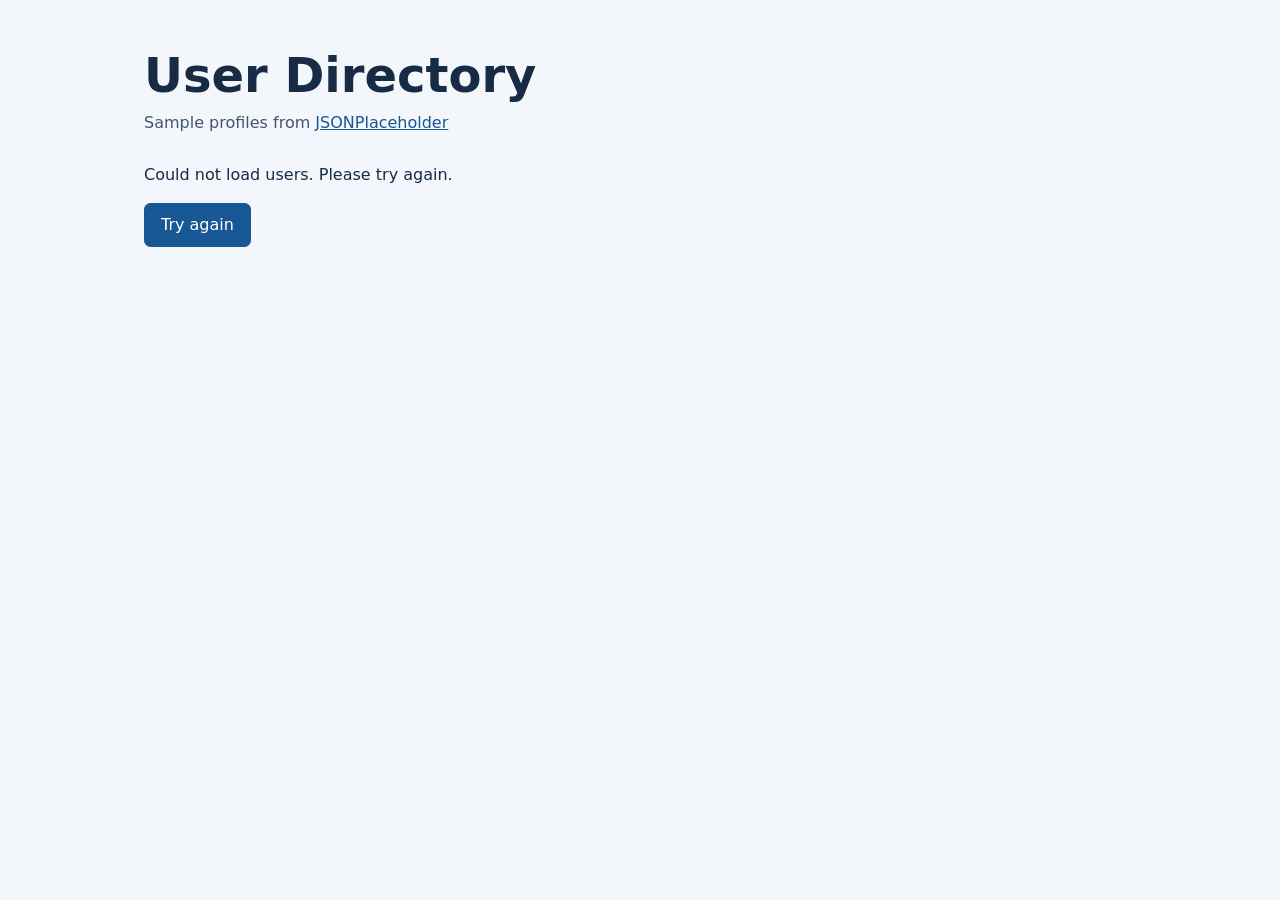
<file: fetch-and-render-api/index.html>
<!DOCTYPE html>
<html lang="en">
<head>
    <meta charset="UTF-8">
    <meta name="viewport" content="width=device-width, initial-scale=1">
    <title>User Directory</title>
    <link rel="stylesheet" href="style.css">
    <script src="script.js" defer></script>
</head>
<body>
    <main>
        <h1>User Directory</h1>
        <p class="source">Sample profiles from <a href="https://jsonplaceholder.typicode.com/">JSONPlaceholder</a></p>

        <p id="status" role="status"></p>
        <button id="retry" type="button" hidden>Try again</button>
        <div id="users" class="user-grid"></div>
    </main>
</body>
</html>
</file>
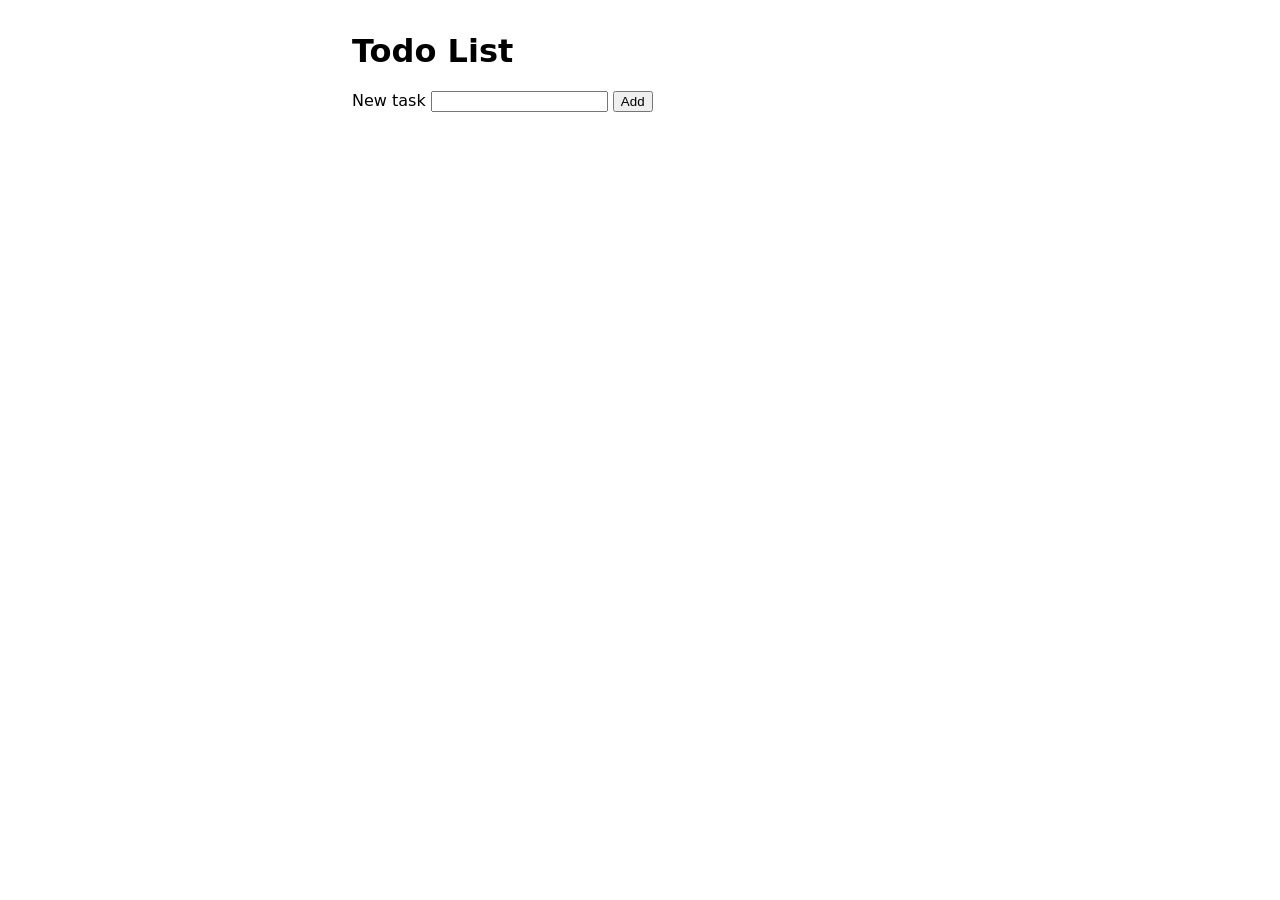
<file: todo-list/index.html>
<!DOCTYPE html>
<html lang="en">
<head>
    <meta charset="UTF-8">
    <meta name="viewport" content="width=device-width, initial-scale=1">
    <title>Todo List</title>
    <link rel="stylesheet" href="style.css">
</head>
<body>
    <main>
        <h1>Todo List</h1>

        <form id="todo-form">
            <label for="task-input">New task</label>
            <input id="task-input" type="text" required>
            <button type="submit">Add</button>
        </form>

        <ul id="todo-list"></ul>
    </main>

    <script src="script.js"></script>
</body>
</html>
</file>
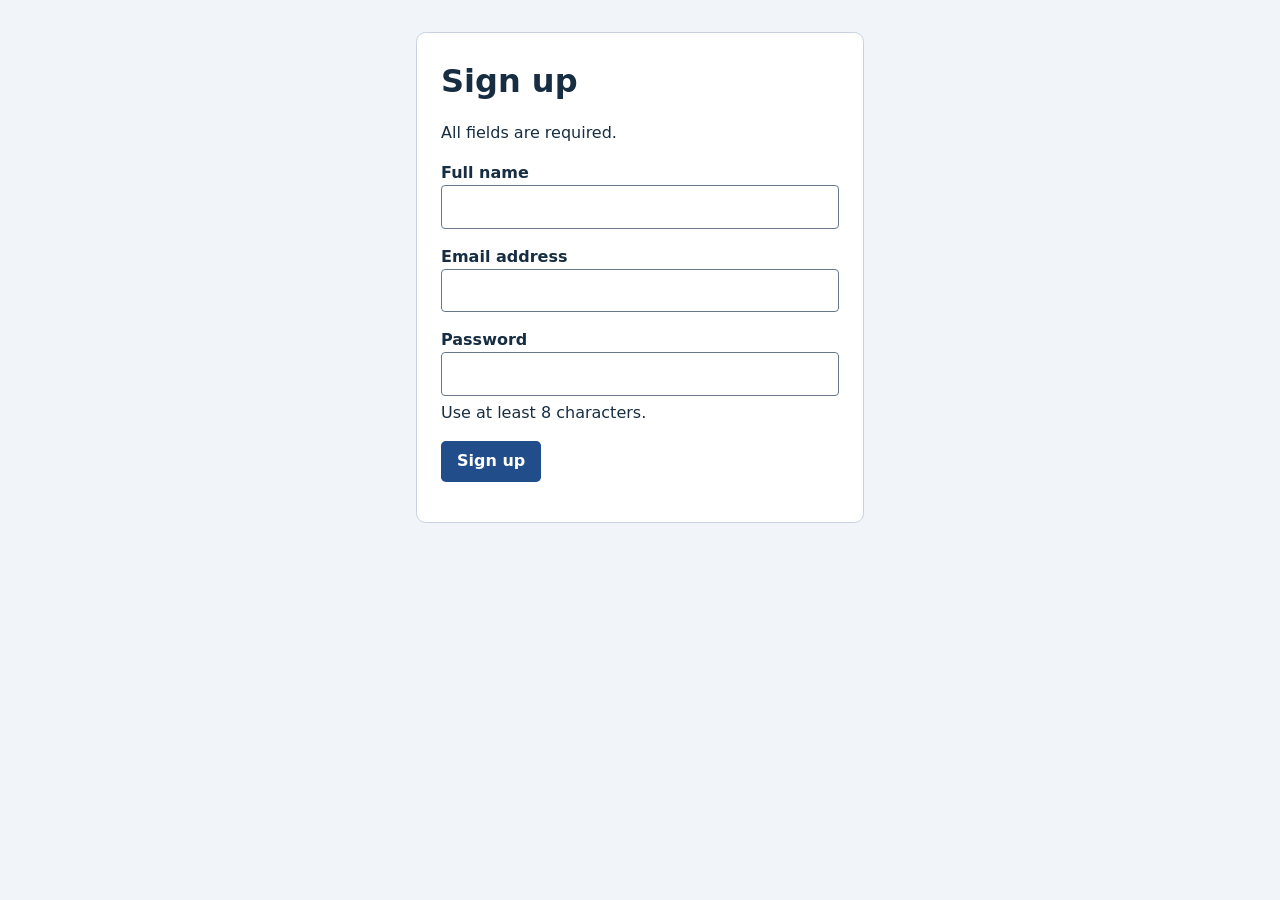
<file: HTML-CSS/accessible-signup-form/index.html>
<!doctype html>
<html lang="en">
<head>
    <meta charset="utf-8">
    <meta name="viewport" content="width=device-width, initial-scale=1">
    <title>Sign up</title>
    <link rel="stylesheet" href="style.css">
    <script src="script.js" defer></script>
</head>
<body>
    <main>
        <h1>Sign up</h1>
        <p>All fields are required.</p>

        <form id="signup" novalidate>
            <label for="name">Full name</label>
            <input id="name" name="name" autocomplete="name" required aria-describedby="name-error">
            <p class="error" id="name-error"></p>

            <label for="email">Email address</label>
            <input id="email" name="email" type="email" autocomplete="email" required aria-describedby="email-error">
            <p class="error" id="email-error"></p>

            <label for="password">Password</label>
            <input id="password" name="password" type="password" autocomplete="new-password"
                minlength="8" required aria-describedby="password-help password-error">
            <p class="help" id="password-help">Use at least 8 characters.</p>
            <p class="error" id="password-error"></p>

            <button type="submit">Sign up</button>
        </form>

        <p id="status" role="status"></p>
    </main>
</body>
</html>
</file>
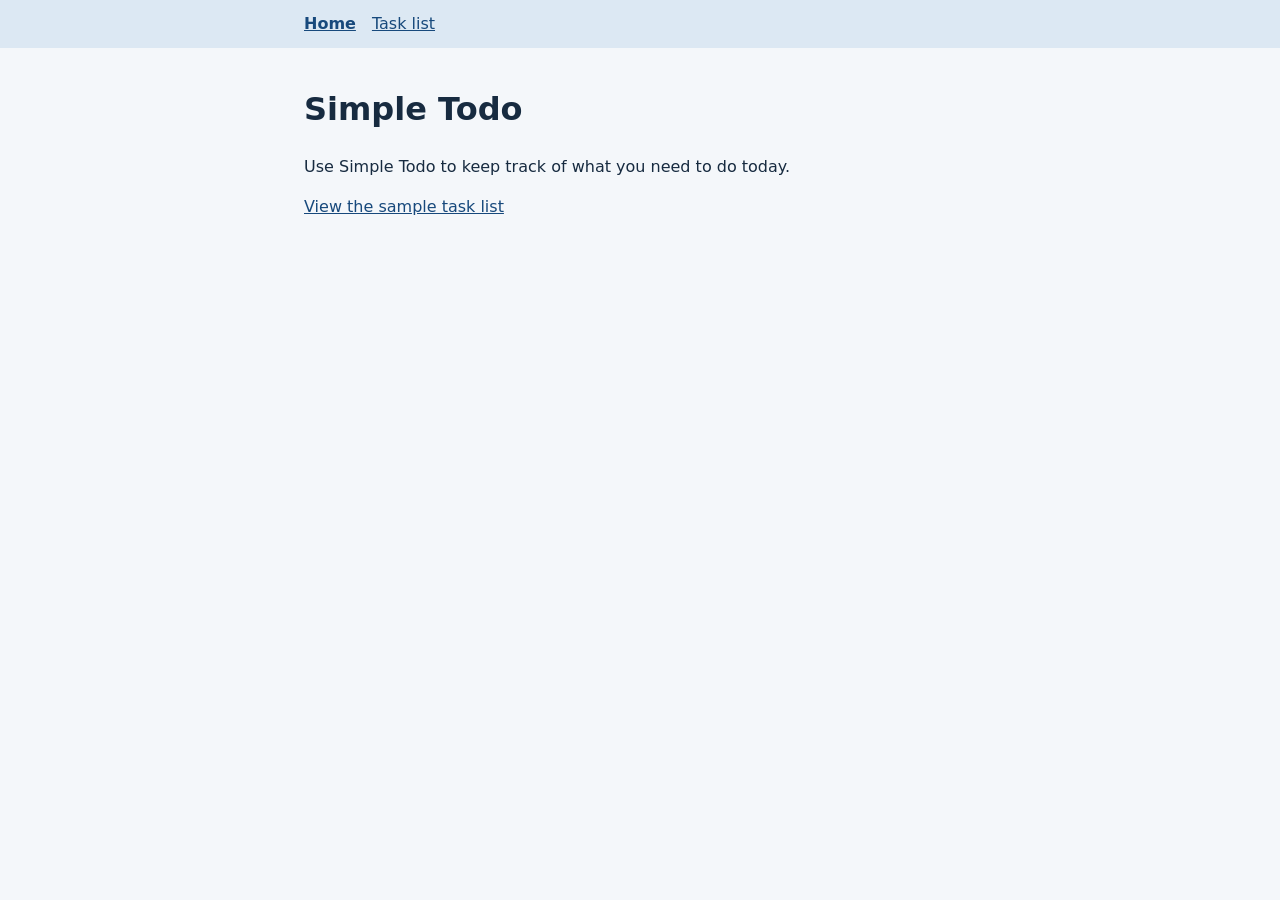
<file: HTML-CSS/practice-app-pages/index.html>
<!doctype html>
<html lang="en">
<head>
    <meta charset="utf-8">
    <meta name="viewport" content="width=device-width, initial-scale=1">
    <title>Home | Simple Todo</title>
    <link rel="stylesheet" href="style.css">
</head>
<body>
    <header>
        <nav aria-label="Main navigation">
            <a href="index.html" aria-current="page">Home</a>
            <a href="tasks.html">Task list</a>
        </nav>
    </header>
    <main>
        <h1>Simple Todo</h1>
        <p>Use Simple Todo to keep track of what you need to do today.</p>
        <a href="tasks.html">View the sample task list</a>
    </main>
</body>
</html>
</file>
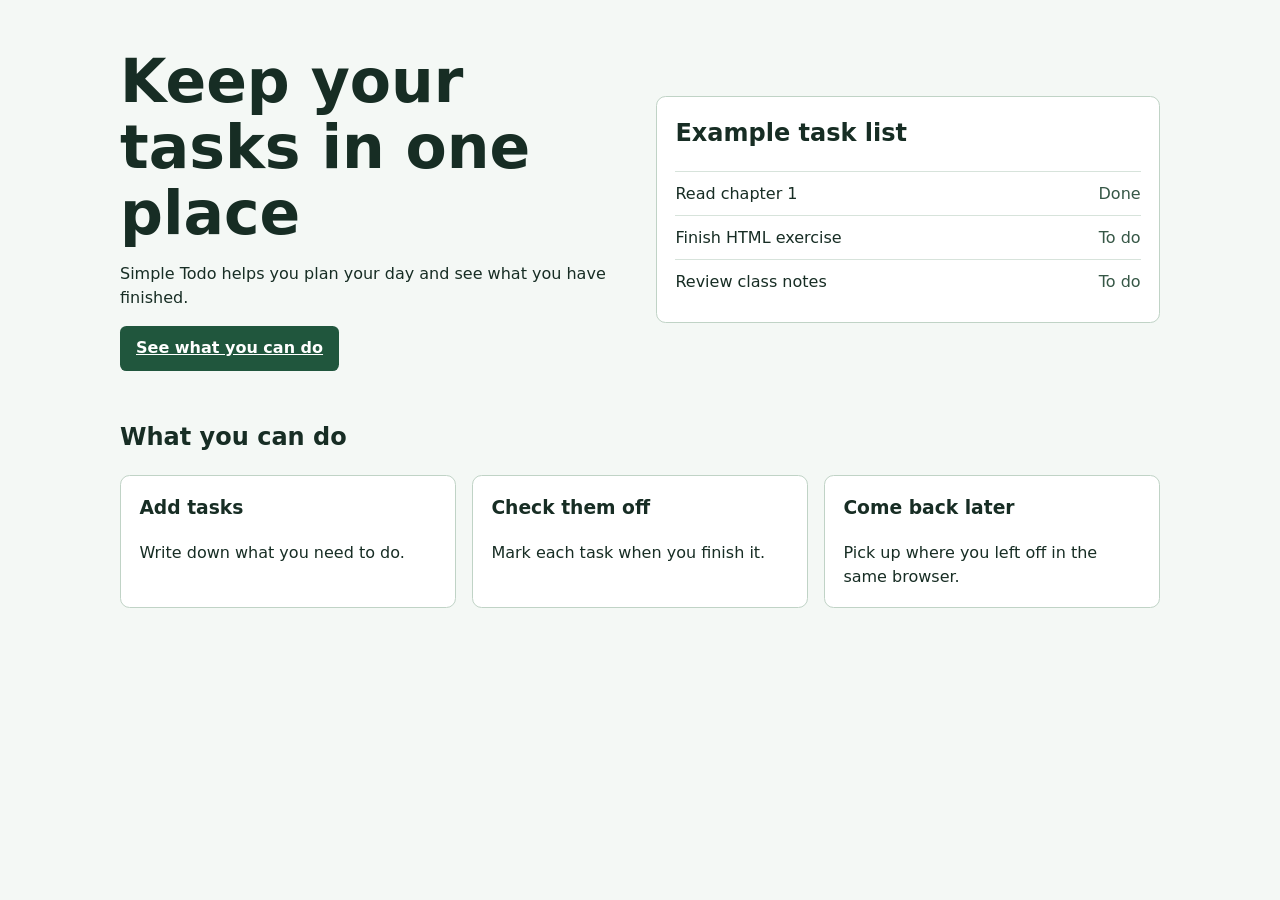
<file: HTML-CSS/responsive-landing-page/index.html>
<!doctype html>
<html lang="en">
<head>
    <meta charset="utf-8">
    <meta name="viewport" content="width=device-width, initial-scale=1">
    <title>Simple Todo</title>
    <link rel="stylesheet" href="style.css">
</head>
<body>
    <main>
        <section class="hero" aria-labelledby="page-title">
            <div>
                <h1 id="page-title">Keep your tasks in one place</h1>
                <p>Simple Todo helps you plan your day and see what you have finished.</p>
                <a class="button" href="#features">See what you can do</a>
            </div>

            <aside class="preview" aria-labelledby="preview-title">
                <h2 id="preview-title">Example task list</h2>
                <ul>
                    <li>Read chapter 1 <span>Done</span></li>
                    <li>Finish HTML exercise <span>To do</span></li>
                    <li>Review class notes <span>To do</span></li>
                </ul>
            </aside>
        </section>

        <section id="features" aria-labelledby="features-title">
            <h2 id="features-title">What you can do</h2>
            <div class="features">
                <article><h3>Add tasks</h3><p>Write down what you need to do.</p></article>
                <article><h3>Check them off</h3><p>Mark each task when you finish it.</p></article>
                <article><h3>Come back later</h3><p>Pick up where you left off in the same browser.</p></article>
            </div>
        </section>
    </main>
</body>
</html>
</file>
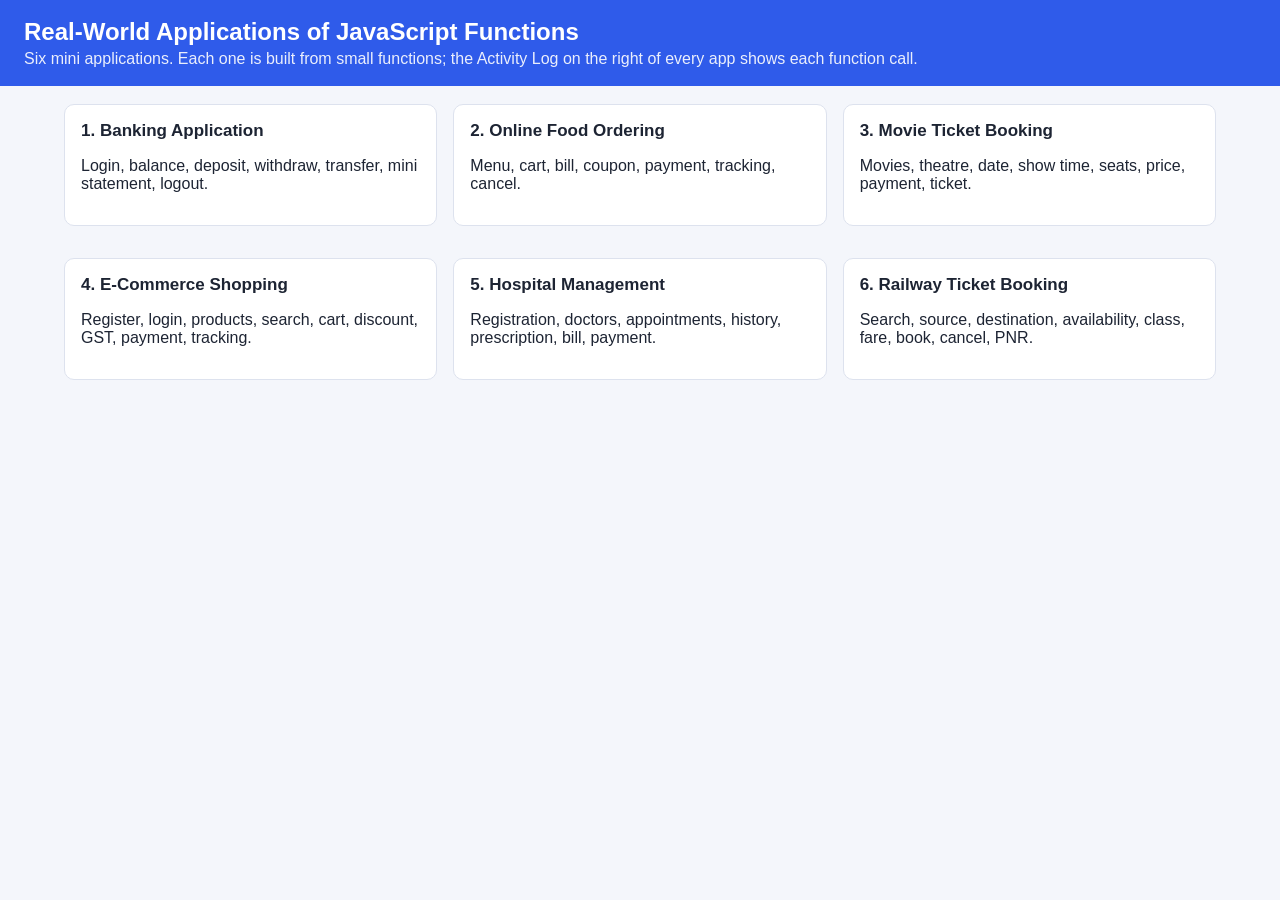
<file: Task-01-JavaScript-Session-1/projects/index.html>
<!DOCTYPE html>
<html lang="en">
<head>
  <meta charset="UTF-8">
  <meta name="viewport" content="width=device-width, initial-scale=1">
  <title>JavaScript Function Projects</title>
  <link rel="stylesheet" href="style.css">
  <style>
    .grid { display: grid; grid-template-columns: repeat(auto-fill, minmax(280px, 1fr)); gap: 16px; padding: 18px 24px; max-width: 1200px; margin: 0 auto; }
    .grid a { text-decoration: none; color: inherit; }
    .grid .card:hover { border-color: var(--primary); }
  </style>
</head>
<body>
  <header>
    <h1>Real-World Applications of JavaScript Functions</h1>
    <p>Six mini applications. Each one is built from small functions; the Activity Log on the right of every app shows each function call.</p>
  </header>
  <div class="grid">
    <a href="1-banking/index.html"><div class="card"><h2>1. Banking Application</h2><p>Login, balance, deposit, withdraw, transfer, mini statement, logout.</p></div></a>
    <a href="2-food-ordering/index.html"><div class="card"><h2>2. Online Food Ordering</h2><p>Menu, cart, bill, coupon, payment, tracking, cancel.</p></div></a>
    <a href="3-movie-booking/index.html"><div class="card"><h2>3. Movie Ticket Booking</h2><p>Movies, theatre, date, show time, seats, price, payment, ticket.</p></div></a>
    <a href="4-ecommerce/index.html"><div class="card"><h2>4. E-Commerce Shopping</h2><p>Register, login, products, search, cart, discount, GST, payment, tracking.</p></div></a>
    <a href="5-hospital/index.html"><div class="card"><h2>5. Hospital Management</h2><p>Registration, doctors, appointments, history, prescription, bill, payment.</p></div></a>
    <a href="6-railway/index.html"><div class="card"><h2>6. Railway Ticket Booking</h2><p>Search, source, destination, availability, class, fare, book, cancel, PNR.</p></div></a>
  </div>
</body>
</html>
</file>
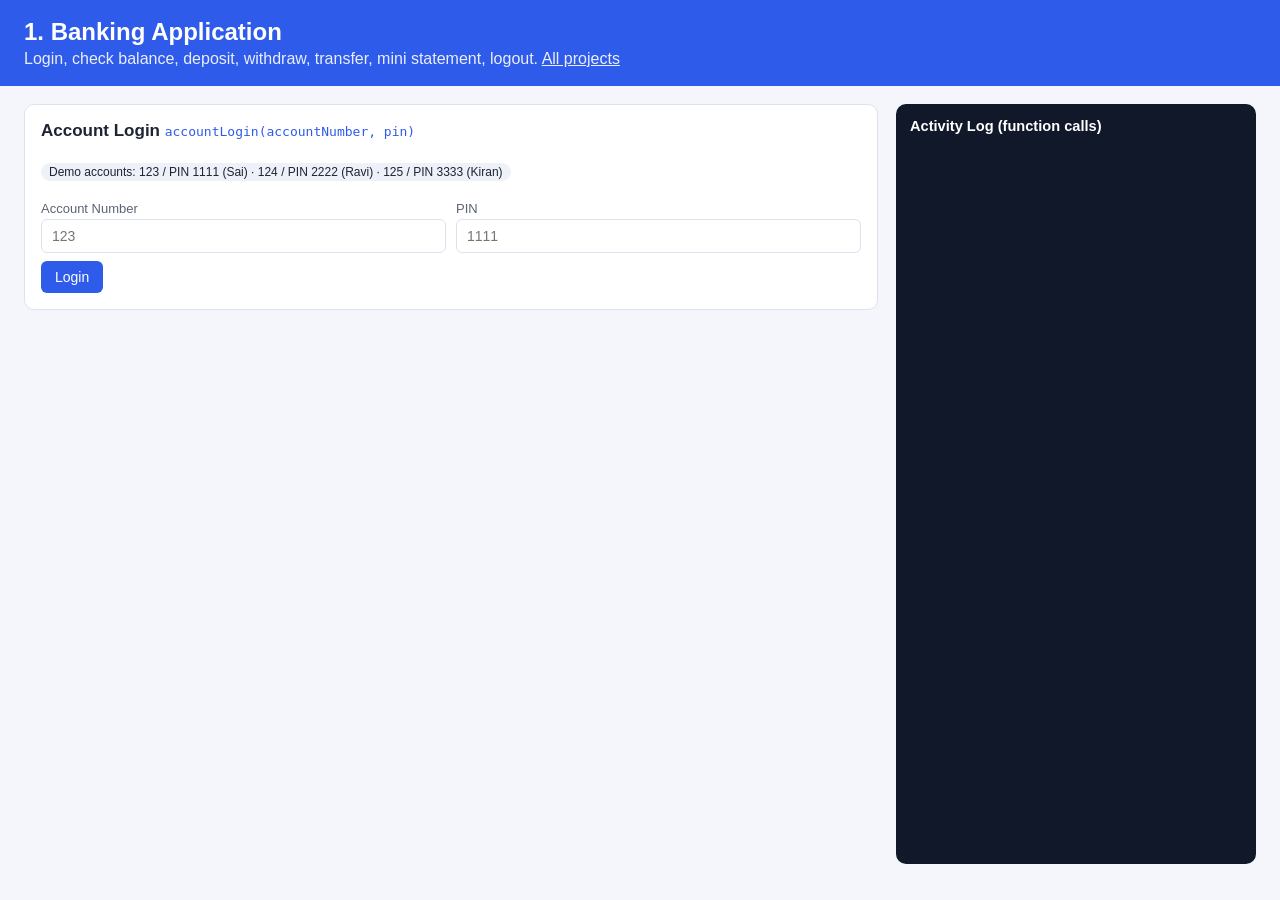
<file: Task-01-JavaScript-Session-1/projects/1-banking/index.html>
<!DOCTYPE html>
<html lang="en">
<head>
  <meta charset="UTF-8">
  <meta name="viewport" content="width=device-width, initial-scale=1">
  <title>Banking Application</title>
  <link rel="stylesheet" href="../style.css">
</head>
<body>
  <header>
    <h1>1. Banking Application</h1>
    <p>Login, check balance, deposit, withdraw, transfer, mini statement, logout. <a href="../index.html">All projects</a></p>
  </header>
  <main>
    <section>
      <!-- 1. Account Login -->
      <div class="card" id="loginCard">
        <h2>Account Login <span class="function-name">accountLogin(accountNumber, pin)</span></h2>
        <p class="badge">Demo accounts: 123 / PIN 1111 (Sai) · 124 / PIN 2222 (Ravi) · 125 / PIN 3333 (Kiran)</p>
        <div class="row">
          <div><label>Account Number</label><input id="accountNumber" type="number" placeholder="123"></div>
          <div><label>PIN</label><input id="pin" type="password" placeholder="1111"></div>
        </div>
        <button onclick="accountLogin(getElement('accountNumber').value, getElement('pin').value)">Login</button>
        <div id="loginMessage" class="message"></div>
      </div>

      <div id="bankArea" class="hidden">
        <div class="card">
          <h2>Welcome, <span id="customerName"></span> <span class="badge" id="customerType"></span></h2>
          <!-- 2. Balance Enquiry -->
          <button onclick="balanceEnquiry()">Balance Enquiry</button>
          <!-- 7. Logout -->
          <button class="danger" onclick="logout()">Logout</button>
          <div id="balanceMessage" class="message"></div>
        </div>

        <div class="row">
          <!-- 3. Deposit -->
          <div class="card">
            <h2>Deposit <span class="function-name">deposit(amount)</span></h2>
            <label>Amount</label><input id="depositAmount" type="number" min="1">
            <button onclick="deposit(getElement('depositAmount').value)">Deposit</button>
            <div id="depositMessage" class="message"></div>
          </div>
          <!-- 4. Withdraw -->
          <div class="card">
            <h2>Withdraw <span class="function-name">withdraw(amount)</span></h2>
            <label>Amount</label><input id="withdrawAmount" type="number" min="1">
            <button onclick="withdraw(getElement('withdrawAmount').value)">Withdraw</button>
            <div id="withdrawMessage" class="message"></div>
          </div>
        </div>

        <!-- 5. Fund Transfer -->
        <div class="card">
          <h2>Fund Transfer <span class="function-name">fundTransfer(toAccountNumber, amount)</span></h2>
          <div class="row">
            <div><label>To Account Number</label><input id="toAccountNumber" type="number"></div>
            <div><label>Amount</label><input id="transferAmount" type="number" min="1"></div>
          </div>
          <button onclick="fundTransfer(getElement('toAccountNumber').value, getElement('transferAmount').value)">Transfer</button>
          <div id="transferMessage" class="message"></div>
        </div>

        <!-- 6. Mini Statement -->
        <div class="card">
          <h2>Mini Statement <span class="function-name">miniStatement()</span></h2>
          <button onclick="miniStatement()">Show Last 5 Transactions</button>
          <div id="statement"></div>
        </div>
      </div>
    </section>
    <aside id="activityLog"><h3>Activity Log (function calls)</h3></aside>
  </main>
  <script src="../common.js"></script>
  <script src="script.js"></script>
</body>
</html>
</file>
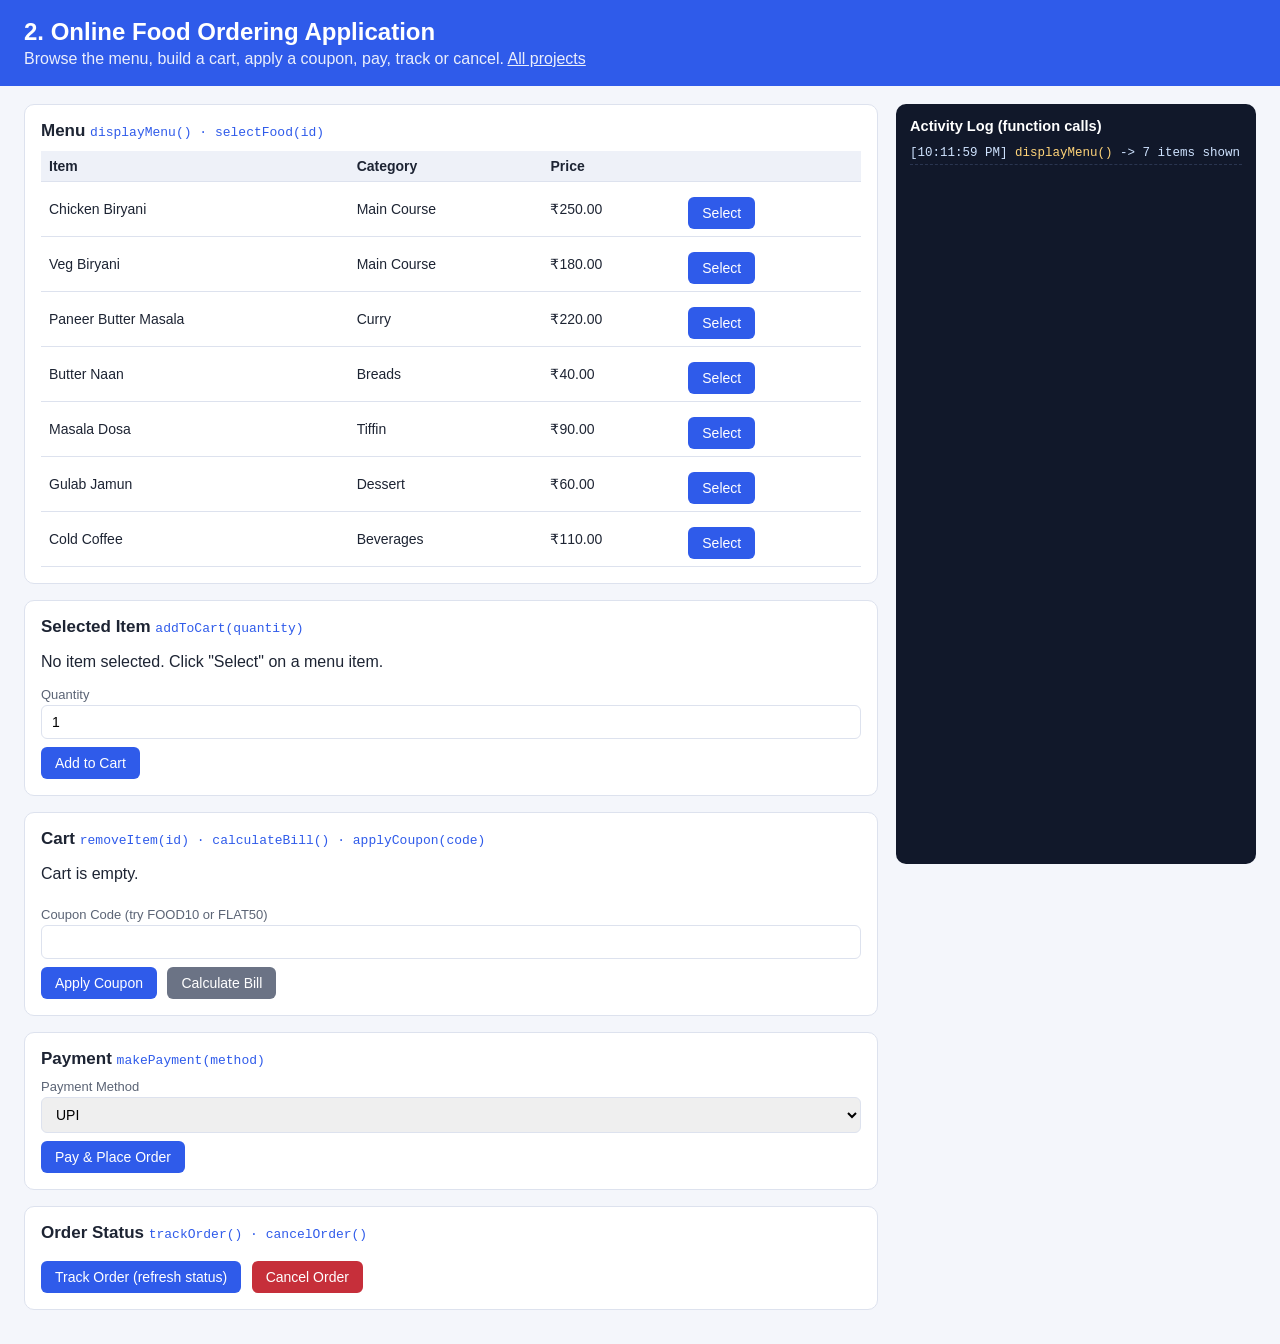
<file: Task-01-JavaScript-Session-1/projects/2-food-ordering/index.html>
<!DOCTYPE html>
<html lang="en">
<head>
  <meta charset="UTF-8">
  <meta name="viewport" content="width=device-width, initial-scale=1">
  <title>Food Ordering Application</title>
  <link rel="stylesheet" href="../style.css">
</head>
<body>
  <header>
    <h1>2. Online Food Ordering Application</h1>
    <p>Browse the menu, build a cart, apply a coupon, pay, track or cancel. <a href="../index.html">All projects</a></p>
  </header>
  <main>
    <section>
      <!-- 1. Display Menu + 2. Select Food -->
      <div class="card">
        <h2>Menu <span class="function-name">displayMenu() · selectFood(id)</span></h2>
        <div id="menu"></div>
      </div>

      <!-- 3. Add to Cart -->
      <div class="card">
        <h2>Selected Item <span class="function-name">addToCart(quantity)</span></h2>
        <p id="selectedText">No item selected. Click "Select" on a menu item.</p>
        <label>Quantity</label><input id="quantity" type="number" min="1" value="1">
        <button onclick="addToCart(getElement('quantity').value)">Add to Cart</button>
        <div id="cartMessage" class="message"></div>
      </div>

      <!-- Cart + 4. Remove Item + 5. Calculate Bill + 6. Apply Coupon -->
      <div class="card">
        <h2>Cart <span class="function-name">removeItem(id) · calculateBill() · applyCoupon(code)</span></h2>
        <div id="cart"><p>Cart is empty.</p></div>
        <div class="row">
          <div><label>Coupon Code (try FOOD10 or FLAT50)</label><input id="coupon"></div>
        </div>
        <button onclick="applyCoupon(getElement('coupon').value)">Apply Coupon</button>
        <button class="secondary" onclick="calculateBill()">Calculate Bill</button>
        <div id="couponMessage" class="message"></div>
        <div id="bill"></div>
      </div>

      <!-- 7. Make Payment -->
      <div class="card">
        <h2>Payment <span class="function-name">makePayment(method)</span></h2>
        <label>Payment Method</label>
        <select id="paymentMethod">
          <option>UPI</option><option>Credit / Debit Card</option><option>Net Banking</option><option>Cash on Delivery</option>
        </select>
        <button onclick="makePayment(getElement('paymentMethod').value)">Pay &amp; Place Order</button>
        <div id="paymentMessage" class="message"></div>
      </div>

      <!-- 8. Track Order + 9. Cancel Order -->
      <div class="card">
        <h2>Order Status <span class="function-name">trackOrder() · cancelOrder()</span></h2>
        <div class="steps" id="steps"></div>
        <button onclick="trackOrder()">Track Order (refresh status)</button>
        <button class="danger" onclick="cancelOrder()">Cancel Order</button>
        <div id="trackMessage" class="message"></div>
      </div>
    </section>
    <aside id="activityLog"><h3>Activity Log (function calls)</h3></aside>
  </main>
  <script src="../common.js"></script>
  <script src="script.js"></script>
</body>
</html>
</file>
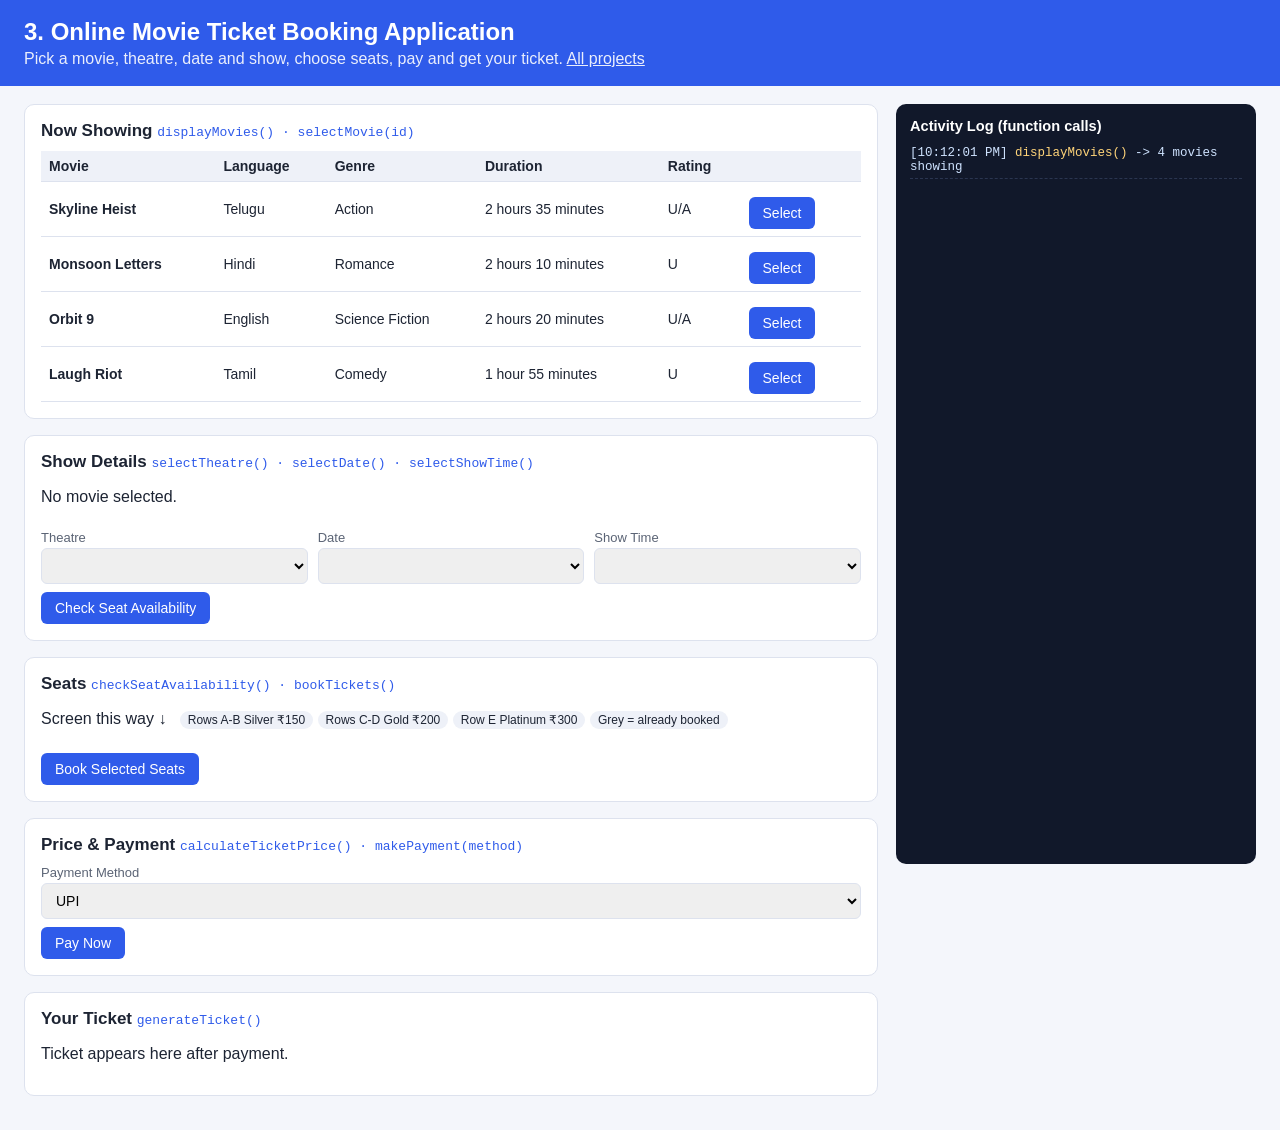
<file: Task-01-JavaScript-Session-1/projects/3-movie-booking/index.html>
<!DOCTYPE html>
<html lang="en">
<head>
  <meta charset="UTF-8">
  <meta name="viewport" content="width=device-width, initial-scale=1">
  <title>Movie Ticket Booking</title>
  <link rel="stylesheet" href="../style.css">
</head>
<body>
  <header>
    <h1>3. Online Movie Ticket Booking Application</h1>
    <p>Pick a movie, theatre, date and show, choose seats, pay and get your ticket. <a href="../index.html">All projects</a></p>
  </header>
  <main>
    <section>
      <!-- 1. Display Movies + 2. Select Movie -->
      <div class="card">
        <h2>Now Showing <span class="function-name">displayMovies() · selectMovie(id)</span></h2>
        <div id="movies"></div>
      </div>

      <!-- 3,4,5. Select Theatre / Date / Show Time -->
      <div class="card">
        <h2>Show Details <span class="function-name">selectTheatre() · selectDate() · selectShowTime()</span></h2>
        <p id="movieText">No movie selected.</p>
        <div class="row">
          <div><label>Theatre</label><select id="theatre" onchange="selectTheatre(this.value)"></select></div>
          <div><label>Date</label><select id="date" onchange="selectDate(this.value)"></select></div>
          <div><label>Show Time</label><select id="showTime" onchange="selectShowTime(this.value)"></select></div>
        </div>
        <button onclick="checkSeatAvailability()">Check Seat Availability</button>
        <div id="showDetailsMessage" class="message"></div>
      </div>

      <!-- 6. Check Seat Availability + 7. Book Tickets -->
      <div class="card">
        <h2>Seats <span class="function-name">checkSeatAvailability() · bookTickets()</span></h2>
        <p>Screen this way ↓ &nbsp; <span class="badge">Rows A-B Silver ₹150</span> <span class="badge">Rows C-D Gold ₹200</span> <span class="badge">Row E Platinum ₹300</span> <span class="badge">Grey = already booked</span></p>
        <div id="seatInformation"></div>
        <div class="seats" id="seats"></div>
        <button onclick="bookTickets()">Book Selected Seats</button>
        <div id="bookingMessage" class="message"></div>
      </div>

      <!-- 8. Calculate Ticket Price + 9. Make Payment -->
      <div class="card">
        <h2>Price &amp; Payment <span class="function-name">calculateTicketPrice() · makePayment(method)</span></h2>
        <div id="price"></div>
        <label>Payment Method</label>
        <select id="paymentMethod"><option>UPI</option><option>Credit / Debit Card</option><option>Net Banking</option><option>Wallet</option></select>
        <button onclick="makePayment(getElement('paymentMethod').value)">Pay Now</button>
        <div id="paymentMessage" class="message"></div>
      </div>

      <!-- 10. Generate Ticket -->
      <div class="card">
        <h2>Your Ticket <span class="function-name">generateTicket()</span></h2>
        <div id="ticket"><p>Ticket appears here after payment.</p></div>
      </div>
    </section>
    <aside id="activityLog"><h3>Activity Log (function calls)</h3></aside>
  </main>
  <script src="../common.js"></script>
  <script src="script.js"></script>
</body>
</html>
</file>
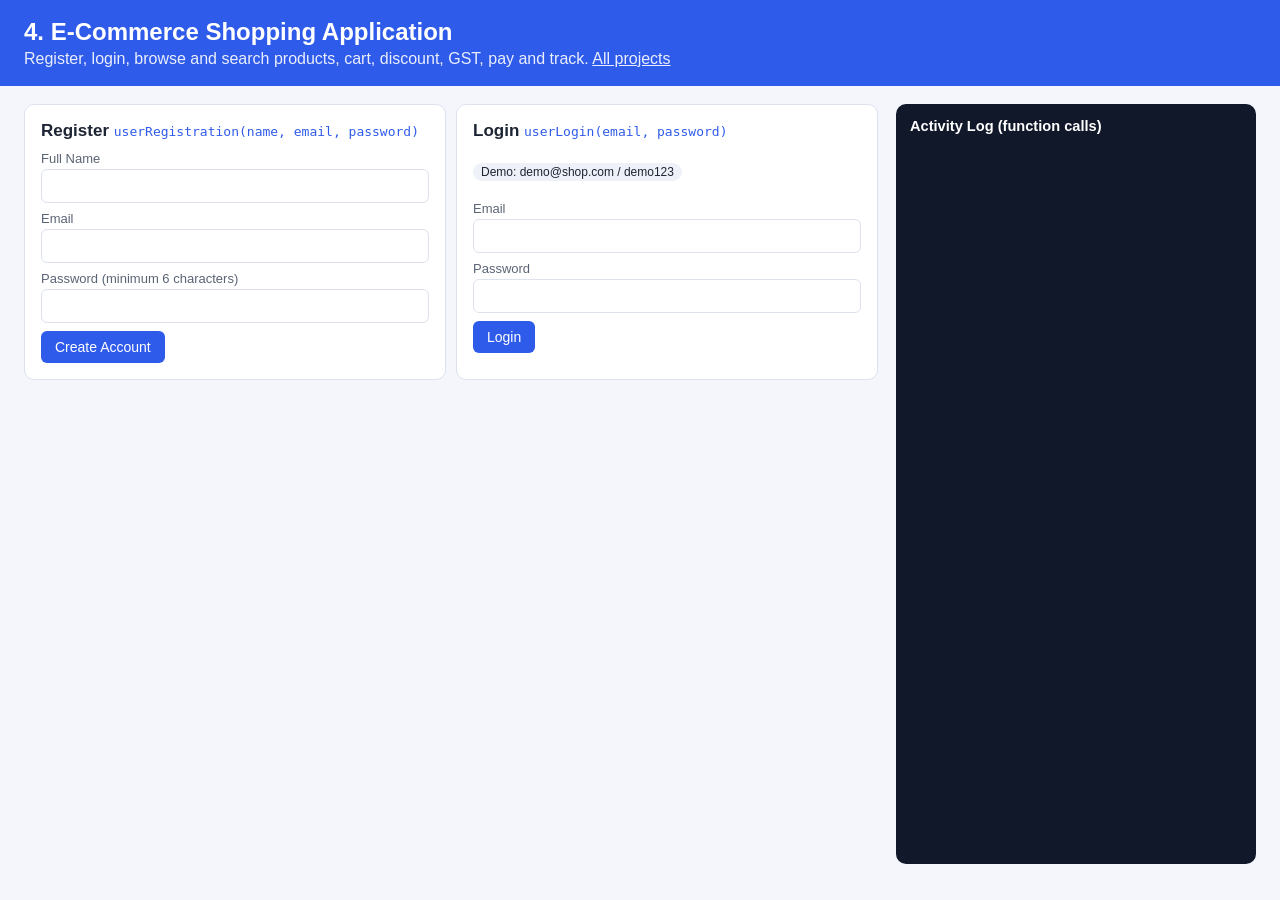
<file: Task-01-JavaScript-Session-1/projects/4-ecommerce/index.html>
<!DOCTYPE html>
<html lang="en">
<head>
  <meta charset="UTF-8">
  <meta name="viewport" content="width=device-width, initial-scale=1">
  <title>E-Commerce Shopping</title>
  <link rel="stylesheet" href="../style.css">
</head>
<body>
  <header>
    <h1>4. E-Commerce Shopping Application</h1>
    <p>Register, login, browse and search products, cart, discount, GST, pay and track. <a href="../index.html">All projects</a></p>
  </header>
  <main>
    <section>
      <div class="row" id="authArea">
        <!-- 1. User Registration -->
        <div class="card">
          <h2>Register <span class="function-name">userRegistration(name, email, password)</span></h2>
          <label>Full Name</label><input id="registerName">
          <label>Email</label><input id="registerEmail" type="email">
          <label>Password (minimum 6 characters)</label><input id="registerPassword" type="password">
          <button onclick="userRegistration(getElement('registerName').value, getElement('registerEmail').value, getElement('registerPassword').value)">Create Account</button>
          <div id="registerMessage" class="message"></div>
        </div>
        <!-- 2. User Login -->
        <div class="card">
          <h2>Login <span class="function-name">userLogin(email, password)</span></h2>
          <p class="badge">Demo: demo@shop.com / demo123</p>
          <label>Email</label><input id="loginEmail" type="email">
          <label>Password</label><input id="loginPassword" type="password">
          <button onclick="userLogin(getElement('loginEmail').value, getElement('loginPassword').value)">Login</button>
          <div id="loginMessage" class="message"></div>
        </div>
      </div>

      <div id="shopArea" class="hidden">
        <div class="card"><b>Logged in as <span id="userName"></span></b>
          <button class="secondary" onclick="logout()">Logout</button></div>

        <!-- 3. Display Products + 4. Search Product -->
        <div class="card">
          <h2>Products <span class="function-name">displayProducts(list) · searchProduct(text)</span></h2>
          <label>Search by name or category</label>
          <input id="search" oninput="searchProduct(this.value)" placeholder="for example: phone, books, shoes">
          <div id="products"></div>
        </div>

        <!-- 5. Add to Cart + 6. Calculate Price + 7. Apply Discount + 8. Calculate GST -->
        <div class="card">
          <h2>Cart <span class="function-name">addToCart(productId) · calculatePrice() · applyDiscount(code) · calculateGST()</span></h2>
          <div id="cart"><p>Cart is empty.</p></div>
          <label>Promotion Code (try SAVE10 or BIG500)</label><input id="promotionCode">
          <button onclick="applyDiscount(getElement('promotionCode').value)">Apply Discount</button>
          <div id="discountMessage" class="message"></div>
          <div id="summary"></div>
        </div>

        <!-- 9. Payment -->
        <div class="card">
          <h2>Payment <span class="function-name">payment(method)</span></h2>
          <select id="paymentMethod"><option>UPI</option><option>Credit / Debit Card</option><option>Net Banking</option><option>Cash on Delivery</option></select>
          <button onclick="payment(getElement('paymentMethod').value)">Pay &amp; Place Order</button>
          <div id="paymentMessage" class="message"></div>
        </div>

        <!-- 10. Order Tracking -->
        <div class="card">
          <h2>Order Tracking <span class="function-name">orderTracking(orderId)</span></h2>
          <label>Order ID</label><input id="trackOrderId">
          <button onclick="orderTracking(getElement('trackOrderId').value)">Track</button>
          <div class="steps" id="steps"></div>
          <div id="trackMessage" class="message"></div>
        </div>
      </div>
    </section>
    <aside id="activityLog"><h3>Activity Log (function calls)</h3></aside>
  </main>
  <script src="../common.js"></script>
  <script src="script.js"></script>
</body>
</html>
</file>
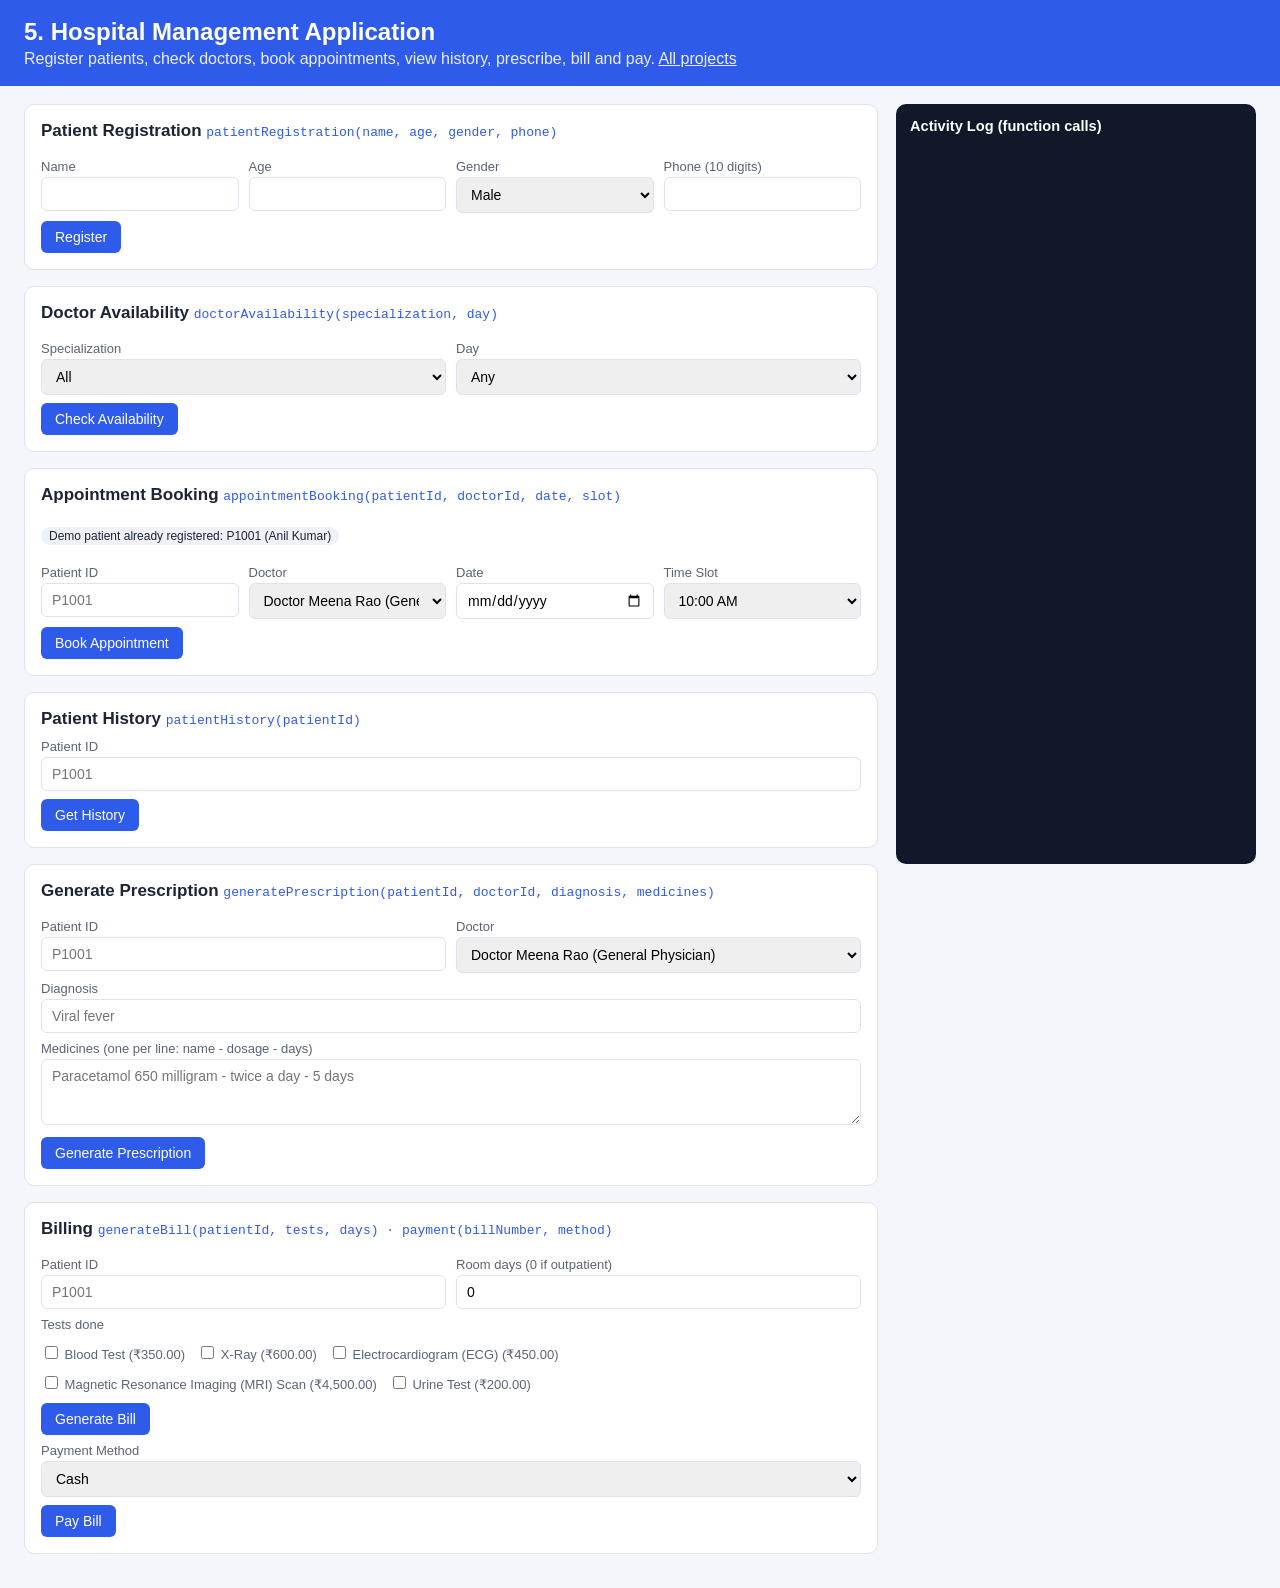
<file: Task-01-JavaScript-Session-1/projects/5-hospital/index.html>
<!DOCTYPE html>
<html lang="en">
<head>
  <meta charset="UTF-8">
  <meta name="viewport" content="width=device-width, initial-scale=1">
  <title>Hospital Management</title>
  <link rel="stylesheet" href="../style.css">
</head>
<body>
  <header>
    <h1>5. Hospital Management Application</h1>
    <p>Register patients, check doctors, book appointments, view history, prescribe, bill and pay. <a href="../index.html">All projects</a></p>
  </header>
  <main>
    <section>
      <!-- 1. Patient Registration -->
      <div class="card">
        <h2>Patient Registration <span class="function-name">patientRegistration(name, age, gender, phone)</span></h2>
        <div class="row">
          <div><label>Name</label><input id="patientName"></div>
          <div><label>Age</label><input id="patientAge" type="number" min="0" max="120"></div>
          <div><label>Gender</label><select id="patientGender"><option>Male</option><option>Female</option><option>Other</option></select></div>
          <div><label>Phone (10 digits)</label><input id="patientPhone"></div>
        </div>
        <button onclick="patientRegistration(getElement('patientName').value, getElement('patientAge').value, getElement('patientGender').value, getElement('patientPhone').value)">Register</button>
        <div id="registrationMessage" class="message"></div>
      </div>

      <!-- 2. Doctor Availability -->
      <div class="card">
        <h2>Doctor Availability <span class="function-name">doctorAvailability(specialization, day)</span></h2>
        <div class="row">
          <div><label>Specialization</label><select id="specialization"></select></div>
          <div><label>Day</label><select id="day"><option>Any</option><option>Monday</option><option>Tuesday</option><option>Wednesday</option><option>Thursday</option><option>Friday</option><option>Saturday</option></select></div>
        </div>
        <button onclick="doctorAvailability(getElement('specialization').value, getElement('day').value)">Check Availability</button>
        <div id="doctors"></div>
      </div>

      <!-- 3. Appointment Booking -->
      <div class="card">
        <h2>Appointment Booking <span class="function-name">appointmentBooking(patientId, doctorId, date, slot)</span></h2>
        <p class="badge">Demo patient already registered: P1001 (Anil Kumar)</p>
        <div class="row">
          <div><label>Patient ID</label><input id="appointmentPatientId" placeholder="P1001"></div>
          <div><label>Doctor</label><select id="appointmentDoctor"></select></div>
          <div><label>Date</label><input id="appointmentDate" type="date"></div>
          <div><label>Time Slot</label><select id="appointmentSlot"><option>10:00 AM</option><option>11:00 AM</option><option>12:00 PM</option><option>03:00 PM</option><option>04:00 PM</option></select></div>
        </div>
        <button onclick="appointmentBooking(getElement('appointmentPatientId').value, getElement('appointmentDoctor').value, getElement('appointmentDate').value, getElement('appointmentSlot').value)">Book Appointment</button>
        <div id="appointmentMessage" class="message"></div>
      </div>

      <!-- 4. Patient History -->
      <div class="card">
        <h2>Patient History <span class="function-name">patientHistory(patientId)</span></h2>
        <label>Patient ID</label><input id="historyPatientId" placeholder="P1001">
        <button onclick="patientHistory(getElement('historyPatientId').value)">Get History</button>
        <div id="history"></div>
      </div>

      <!-- 5. Generate Prescription -->
      <div class="card">
        <h2>Generate Prescription <span class="function-name">generatePrescription(patientId, doctorId, diagnosis, medicines)</span></h2>
        <div class="row">
          <div><label>Patient ID</label><input id="prescriptionPatientId" placeholder="P1001"></div>
          <div><label>Doctor</label><select id="prescriptionDoctor"></select></div>
        </div>
        <label>Diagnosis</label><input id="prescriptionDiagnosis" placeholder="Viral fever">
        <label>Medicines (one per line: name - dosage - days)</label>
        <textarea id="prescriptionMedicines" rows="3" style="width:100%" placeholder="Paracetamol 650 milligram - twice a day - 5 days"></textarea>
        <button onclick="generatePrescription(getElement('prescriptionPatientId').value, getElement('prescriptionDoctor').value, getElement('prescriptionDiagnosis').value, getElement('prescriptionMedicines').value)">Generate Prescription</button>
        <div id="prescriptionMessage" class="message"></div>
        <div id="prescription"></div>
      </div>

      <!-- 6. Generate Bill + 7. Payment -->
      <div class="card">
        <h2>Billing <span class="function-name">generateBill(patientId, tests, days) · payment(billNumber, method)</span></h2>
        <div class="row">
          <div><label>Patient ID</label><input id="billPatientId" placeholder="P1001"></div>
          <div><label>Room days (0 if outpatient)</label><input id="billRoomDays" type="number" min="0" value="0"></div>
        </div>
        <label>Tests done</label>
        <div id="tests"></div>
        <button onclick="generateBill(getElement('billPatientId').value, checkedTests(), getElement('billRoomDays').value)">Generate Bill</button>
        <div id="billMessage" class="message"></div>
        <div id="bill"></div>
        <label>Payment Method</label>
        <select id="paymentMethod"><option>Cash</option><option>UPI</option><option>Card</option><option>Insurance</option></select>
        <button onclick="payment(currentBill && currentBill.billNumber, getElement('paymentMethod').value)">Pay Bill</button>
        <div id="paymentMessage" class="message"></div>
      </div>
    </section>
    <aside id="activityLog"><h3>Activity Log (function calls)</h3></aside>
  </main>
  <script src="../common.js"></script>
  <script src="script.js"></script>
</body>
</html>
</file>
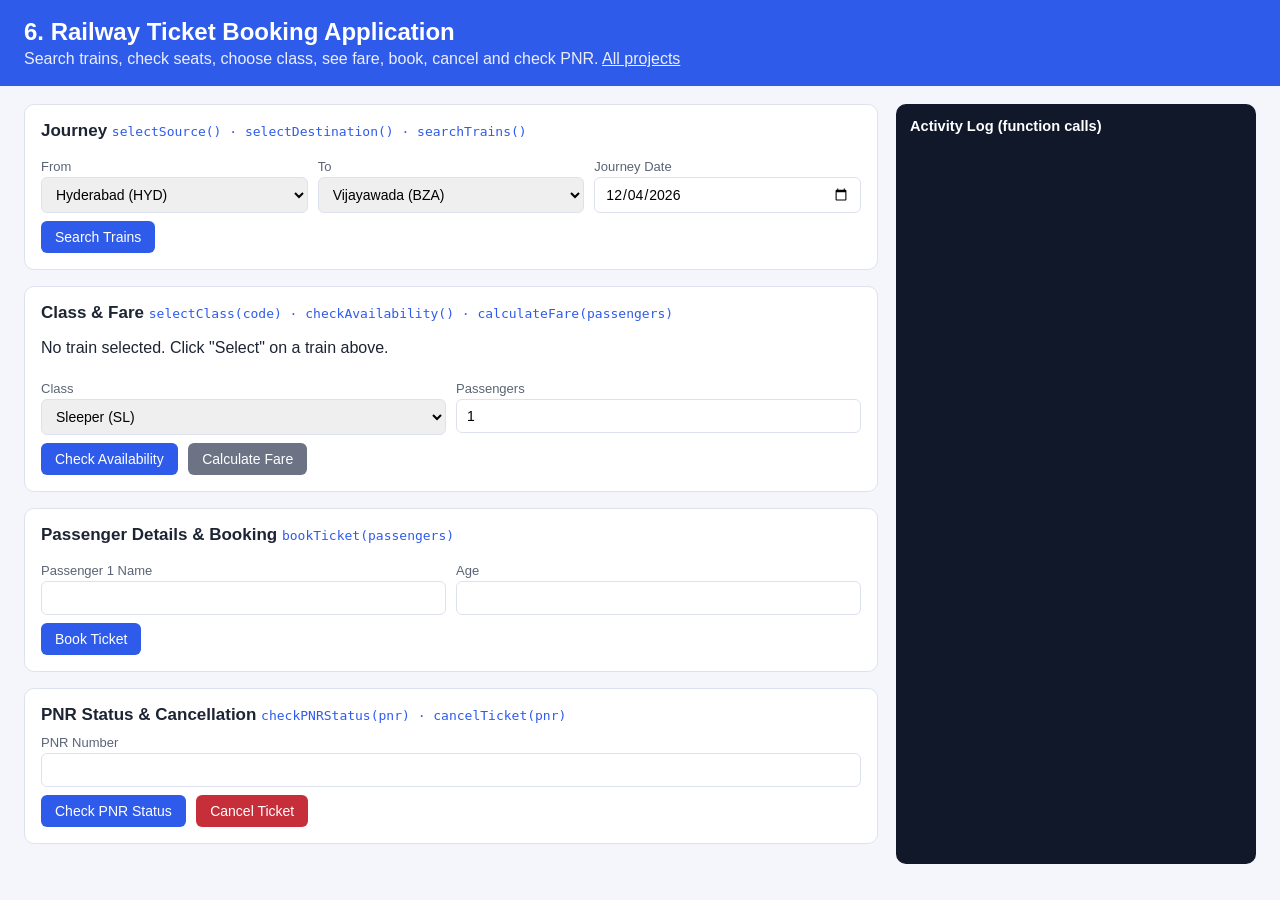
<file: Task-01-JavaScript-Session-1/projects/6-railway/index.html>
<!DOCTYPE html>
<html lang="en">
<head>
  <meta charset="UTF-8">
  <meta name="viewport" content="width=device-width, initial-scale=1">
  <title>Railway Ticket Booking</title>
  <link rel="stylesheet" href="../style.css">
</head>
<body>
  <header>
    <h1>6. Railway Ticket Booking Application</h1>
    <p>Search trains, check seats, choose class, see fare, book, cancel and check PNR. <a href="../index.html">All projects</a></p>
  </header>
  <main>
    <section>
      <!-- 2. Select Source + 3. Select Destination + 1. Search Trains -->
      <div class="card">
        <h2>Journey <span class="function-name">selectSource() · selectDestination() · searchTrains()</span></h2>
        <div class="row">
          <div><label>From</label><select id="source" onchange="selectSource(this.value)"></select></div>
          <div><label>To</label><select id="destination" onchange="selectDestination(this.value)"></select></div>
          <div><label>Journey Date</label><input id="journeyDate" type="date"></div>
        </div>
        <button onclick="searchTrains(journey.source, journey.destination, getElement('journeyDate').value)">Search Trains</button>
        <div id="searchMessage" class="message"></div>
        <div id="trains"></div>
      </div>

      <!-- 5. Select Class + 4. Check Availability + 6. Calculate Fare -->
      <div class="card">
        <h2>Class &amp; Fare <span class="function-name">selectClass(code) · checkAvailability() · calculateFare(passengers)</span></h2>
        <p id="trainText">No train selected. Click "Select" on a train above.</p>
        <div class="row">
          <div><label>Class</label><select id="travelClass" onchange="selectClass(this.value)">
            <option value="SL">Sleeper (SL)</option><option value="3A">AC 3 Tier (3A)</option>
            <option value="2A">AC 2 Tier (2A)</option><option value="1A">AC First Class (1A)</option></select></div>
          <div><label>Passengers</label><input id="passengerCount" type="number" min="1" max="6" value="1" onchange="renderPassengerInputs()"></div>
        </div>
        <button onclick="checkAvailability()">Check Availability</button>
        <button class="secondary" onclick="calculateFare(getElement('passengerCount').value)">Calculate Fare</button>
        <div id="availabilityMessage" class="message"></div>
        <div id="fare"></div>
      </div>

      <!-- 7. Book Ticket -->
      <div class="card">
        <h2>Passenger Details &amp; Booking <span class="function-name">bookTicket(passengers)</span></h2>
        <div id="passengerInputs"></div>
        <button onclick="bookTicket(readPassengers())">Book Ticket</button>
        <div id="bookMessage" class="message"></div>
        <div id="ticket"></div>
      </div>

      <!-- 9. Check PNR Status + 8. Cancel Ticket -->
      <div class="card">
        <h2>PNR Status &amp; Cancellation <span class="function-name">checkPNRStatus(pnr) · cancelTicket(pnr)</span></h2>
        <label>PNR Number</label><input id="pnr">
        <button onclick="checkPNRStatus(getElement('pnr').value)">Check PNR Status</button>
        <button class="danger" onclick="cancelTicket(getElement('pnr').value)">Cancel Ticket</button>
        <div id="pnrMessage" class="message"></div>
        <div id="pnrInformation"></div>
      </div>
    </section>
    <aside id="activityLog"><h3>Activity Log (function calls)</h3></aside>
  </main>
  <script src="../common.js"></script>
  <script src="script.js"></script>
</body>
</html>
</file>
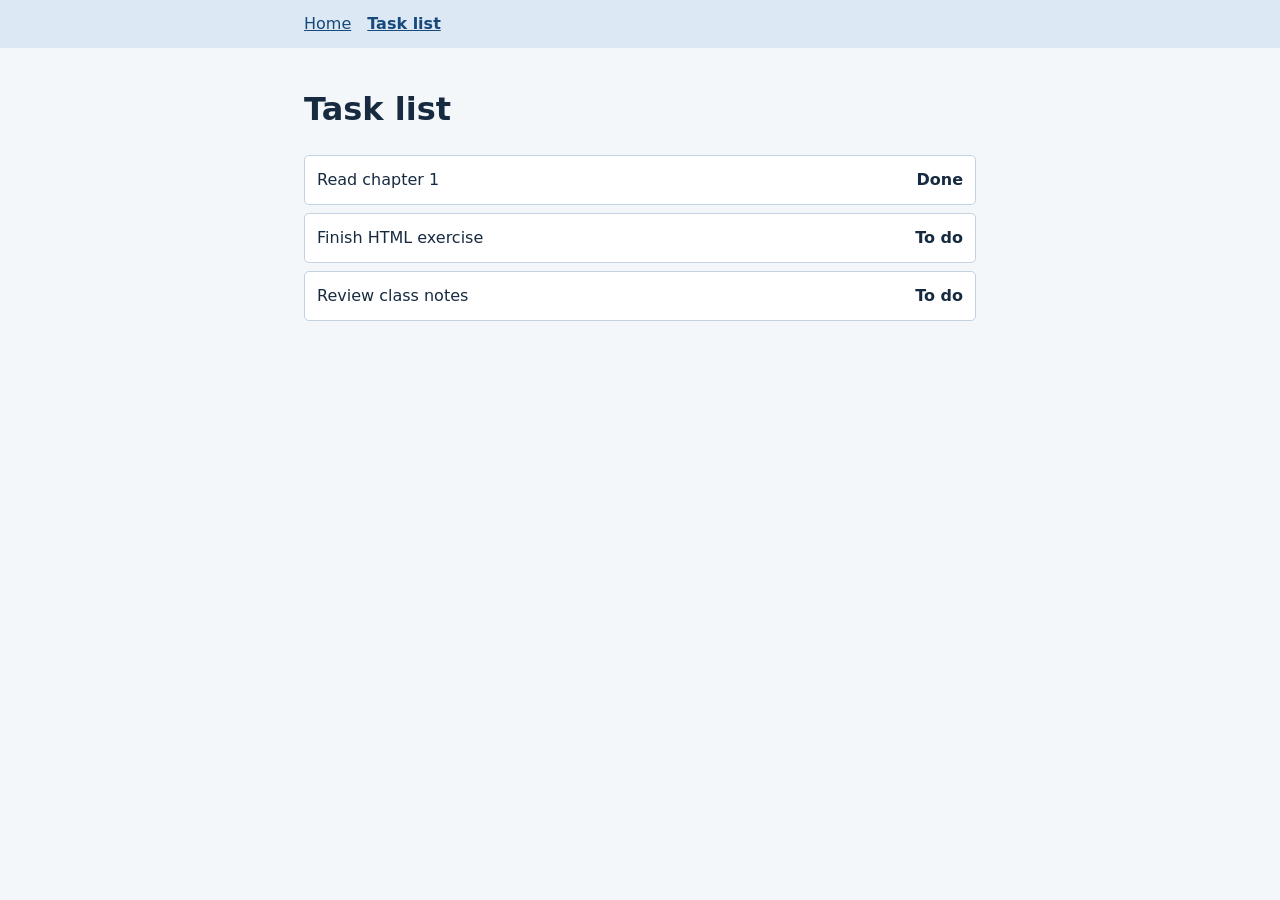
<file: HTML-CSS/practice-app-pages/tasks.html>
<!doctype html>
<html lang="en">
<head>
    <meta charset="utf-8">
    <meta name="viewport" content="width=device-width, initial-scale=1">
    <title>Task list | Simple Todo</title>
    <link rel="stylesheet" href="style.css">
</head>
<body>
    <header>
        <nav aria-label="Main navigation">
            <a href="index.html">Home</a>
            <a href="tasks.html" aria-current="page">Task list</a>
        </nav>
    </header>
    <main>
        <h1>Task list</h1>
        <ul class="task-list">
            <li><span>Read chapter 1</span><strong>Done</strong></li>
            <li><span>Finish HTML exercise</span><strong>To do</strong></li>
            <li><span>Review class notes</span><strong>To do</strong></li>
        </ul>
    </main>
</body>
</html>
</file>
<file: fetch-and-render-api/style.css>
* {
    box-sizing: border-box;
}

body {
    margin: 0;
    background: #f3f6fa;
    color: #172b44;
    font-family: system-ui, sans-serif;
    line-height: 1.5;
}

main {
    max-width: 68rem;
    margin: 0 auto;
    padding: clamp(1rem, 5vw, 3rem);
}

h1 {
    margin: 0;
    font-size: clamp(2rem, 5vw, 3rem);
    line-height: 1.15;
}

.source {
    margin: 0.5rem 0 1.75rem;
    color: #435570;
}

a {
    color: #175794;
}

.user-grid {
    display: grid;
    grid-template-columns: repeat(auto-fit, minmax(min(100%, 17rem), 1fr));
    gap: 1rem;
}

.user-card {
    padding: 1.25rem;
    border: 1px solid #d5deea;
    border-radius: 0.75rem;
    background: #fff;
    overflow-wrap: anywhere;
}

.user-card h2 {
    margin: 0 0 0.5rem;
    font-size: 1.2rem;
}

.user-card p {
    margin: 0.35rem 0 0;
    color: #435570;
}

button {
    padding: 0.55rem 1rem;
    border: 1px solid #175794;
    border-radius: 0.4rem;
    background: #175794;
    color: #fff;
    font: inherit;
    cursor: pointer;
}

:focus-visible {
    outline: 3px solid #175794;
    outline-offset: 3px;
}
</file>
<file: todo-list/style.css>
body { font-family: system-ui, sans-serif; max-width: 36rem; margin: 2rem auto; padding: 0 1rem; }
li { margin: 0.5rem 0; overflow-wrap: anywhere; }
li button { margin-left: 0.75rem; }
input:checked + span { text-decoration: line-through; }
</file>
<file: HTML-CSS/accessible-signup-form/style.css>
* {
    box-sizing: border-box;
}

body {
    margin: 0;
    background: #f1f5f9;
    color: #172d41;
    font: 1rem/1.5 system-ui, sans-serif;
}

main {
    width: min(100% - 2rem, 28rem);
    margin: 2rem auto;
    padding: 1.5rem;
    border: 1px solid #c7d2de;
    border-radius: 0.6rem;
    background: white;
}

h1 {
    margin: 0;
}

label {
    display: block;
    margin-top: 1rem;
    font-weight: 600;
}

input {
    display: block;
    width: 100%;
    padding: 0.55rem;
    border: 1px solid #68788a;
    border-radius: 0.25rem;
    font: inherit;
}

:focus-visible {
    outline: 3px solid #2459a4;
    outline-offset: 3px;
}

.help,
.error {
    margin: 0.3rem 0 0;
}

.error {
    color: #9b1c1c;
}

.error:empty {
    display: none;
}

button {
    margin-top: 1rem;
    padding: 0.55rem 1rem;
    border: 0;
    border-radius: 0.3rem;
    background: #214d8a;
    color: white;
    font: inherit;
    font-weight: 600;
    cursor: pointer;
}
</file>
<file: HTML-CSS/practice-app-pages/style.css>
* {
    box-sizing: border-box;
}

body {
    margin: 0;
    background: #f4f7fa;
    color: #172b40;
    font: 1rem/1.5 system-ui, sans-serif;
}

header {
    background: #dce8f3;
}

nav,
main {
    width: min(100% - 2rem, 42rem);
    margin: 0 auto;
}

nav {
    display: flex;
    flex-wrap: wrap;
    gap: 1rem;
    padding: 0.75rem 0;
}

main {
    padding-top: 1rem;
}

a {
    color: #17497c;
}

[aria-current="page"] {
    font-weight: 700;
}

.task-list {
    margin: 0;
    padding: 0;
    list-style: none;
}

.task-list li {
    display: flex;
    justify-content: space-between;
    gap: 1rem;
    margin-bottom: 0.5rem;
    padding: 0.75rem;
    border: 1px solid #c3d1e0;
    border-radius: 0.3rem;
    background: white;
}

.task-list strong {
    white-space: nowrap;
}
</file>
<file: HTML-CSS/responsive-landing-page/style.css>
* {
    box-sizing: border-box;
}

body {
    margin: 0;
    background: #f4f8f5;
    color: #172d24;
    font: 1rem/1.5 system-ui, sans-serif;
}

main {
    width: min(100% - 2rem, 65rem);
    margin: 3rem auto;
}

.hero {
    display: grid;
    grid-template-columns: 1fr 1fr;
    align-items: center;
    gap: 2rem;
    margin-bottom: 3rem;
}

h1 {
    margin: 0;
    font-size: clamp(2.2rem, 6vw, 3.75rem);
    line-height: 1.1;
}

.button {
    display: inline-block;
    padding: 0.65rem 1rem;
    border-radius: 0.4rem;
    background: #20563d;
    color: white;
    font-weight: 600;
}

.preview,
.features article {
    padding: 1.15rem;
    border: 1px solid #c0d3c6;
    border-radius: 0.6rem;
    background: white;
}

.preview h2,
.features h3 {
    margin-top: 0;
}

.preview ul {
    margin: 0;
    padding: 0;
    list-style: none;
}

.preview li {
    display: flex;
    justify-content: space-between;
    gap: 0.75rem;
    padding: 0.6rem 0;
    border-top: 1px solid #d7e3db;
}

.preview span {
    color: #365746;
    white-space: nowrap;
}

.features {
    display: grid;
    grid-template-columns: repeat(3, 1fr);
    gap: 1rem;
}

.features p {
    margin-bottom: 0;
}

@media (max-width: 44rem) {
    main {
        margin-top: 1.5rem;
    }

    .hero,
    .features {
        grid-template-columns: 1fr;
    }
}
</file>
<file: Task-01-JavaScript-Session-1/projects/style.css>
/* Shared styles for all six JavaScript function projects */
:root {
  --background: #f4f6fb;
  --card: #ffffff;
  --text: #1d2433;
  --muted: #5b6475;
  --primary: #2f5bea;
  --success: #1a8f4c;
  --error: #c62f3a;
  --border: #dde2ee;
}
* { box-sizing: border-box; }
body {
  margin: 0;
  font-family: "Segoe UI", Arial, sans-serif;
  background: var(--background);
  color: var(--text);
}
header {
  background: var(--primary);
  color: #fff;
  padding: 18px 24px;
}
header h1 { margin: 0; font-size: 24px; }
header p { margin: 4px 0 0; opacity: .9; }
header a { color: #fff; }
main {
  display: grid;
  grid-template-columns: 1fr 360px;
  gap: 18px;
  padding: 18px 24px;
  max-width: 1300px;
  margin: 0 auto;
}
@media (max-width: 900px) { main { grid-template-columns: 1fr; } }
.card {
  background: var(--card);
  border: 1px solid var(--border);
  border-radius: 10px;
  padding: 16px;
  margin-bottom: 16px;
}
.card h2 { margin: 0 0 10px; font-size: 17px; }
.card h2 .function-name { font-family: Consolas, monospace; font-size: 13px; color: var(--primary); font-weight: normal; }
label { display: block; font-size: 13px; color: var(--muted); margin: 8px 0 3px; }
input, select, textarea {
  width: 100%;
  padding: 8px 10px;
  border: 1px solid var(--border);
  border-radius: 6px;
  font-size: 14px;
  font-family: inherit;
}
button {
  background: var(--primary);
  color: #fff;
  border: 0;
  border-radius: 6px;
  padding: 8px 14px;
  font-size: 14px;
  cursor: pointer;
  margin: 8px 6px 0 0;
}
button:hover { filter: brightness(1.1); }
button.secondary { background: #6b7385; }
button.danger { background: var(--error); }
button:disabled { opacity: .5; cursor: not-allowed; }
.row { display: flex; gap: 10px; flex-wrap: wrap; }
.row > * { flex: 1; min-width: 140px; }
table { width: 100%; border-collapse: collapse; font-size: 14px; }
th, td { text-align: left; padding: 7px 8px; border-bottom: 1px solid var(--border); }
th { background: #eef1f8; }
.message { margin-top: 10px; padding: 8px 10px; border-radius: 6px; font-size: 14px; display: none; }
.message.success { display: block; background: #e5f6ec; color: var(--success); }
.message.error { display: block; background: #fbe7e9; color: var(--error); }
.hidden { display: none !important; }
.badge { display: inline-block; padding: 2px 8px; border-radius: 12px; background: #eef1f8; font-size: 12px; }
.total { font-size: 18px; font-weight: bold; }
/* Activity log: shows every function call so the working of each function is visible */
#activityLog {
  position: sticky;
  top: 18px;
  background: #11182a;
  color: #cfe3ff;
  border-radius: 10px;
  padding: 14px;
  font-family: Consolas, monospace;
  font-size: 12.5px;
  height: calc(100vh - 140px);
  overflow-y: auto;
}
#activityLog h3 { margin: 0 0 8px; color: #fff; font-family: "Segoe UI", Arial, sans-serif; }
#activityLog div { padding: 4px 0; border-bottom: 1px dashed #2a3550; }
#activityLog .function-name { color: #ffd479; }
.seats { display: grid; grid-template-columns: repeat(10, 1fr); gap: 6px; margin-top: 8px; }
.seat {
  padding: 8px 0; text-align: center; border-radius: 5px; font-size: 12px;
  background: #e5f6ec; border: 1px solid #9ad3b0; cursor: pointer; user-select: none;
}
.seat.booked { background: #ccc; border-color: #aaa; color: #777; cursor: not-allowed; }
.seat.selected { background: var(--primary); color: #fff; border-color: var(--primary); }
.ticket { border: 2px dashed var(--primary); border-radius: 10px; padding: 14px; background: #f7f9ff; }
.steps { display: flex; gap: 6px; flex-wrap: wrap; margin-top: 8px; }
.step { flex: 1; text-align: center; padding: 8px 4px; border-radius: 6px; background: #eef1f8; font-size: 12px; }
.step.done { background: var(--success); color: #fff; }
</file>
